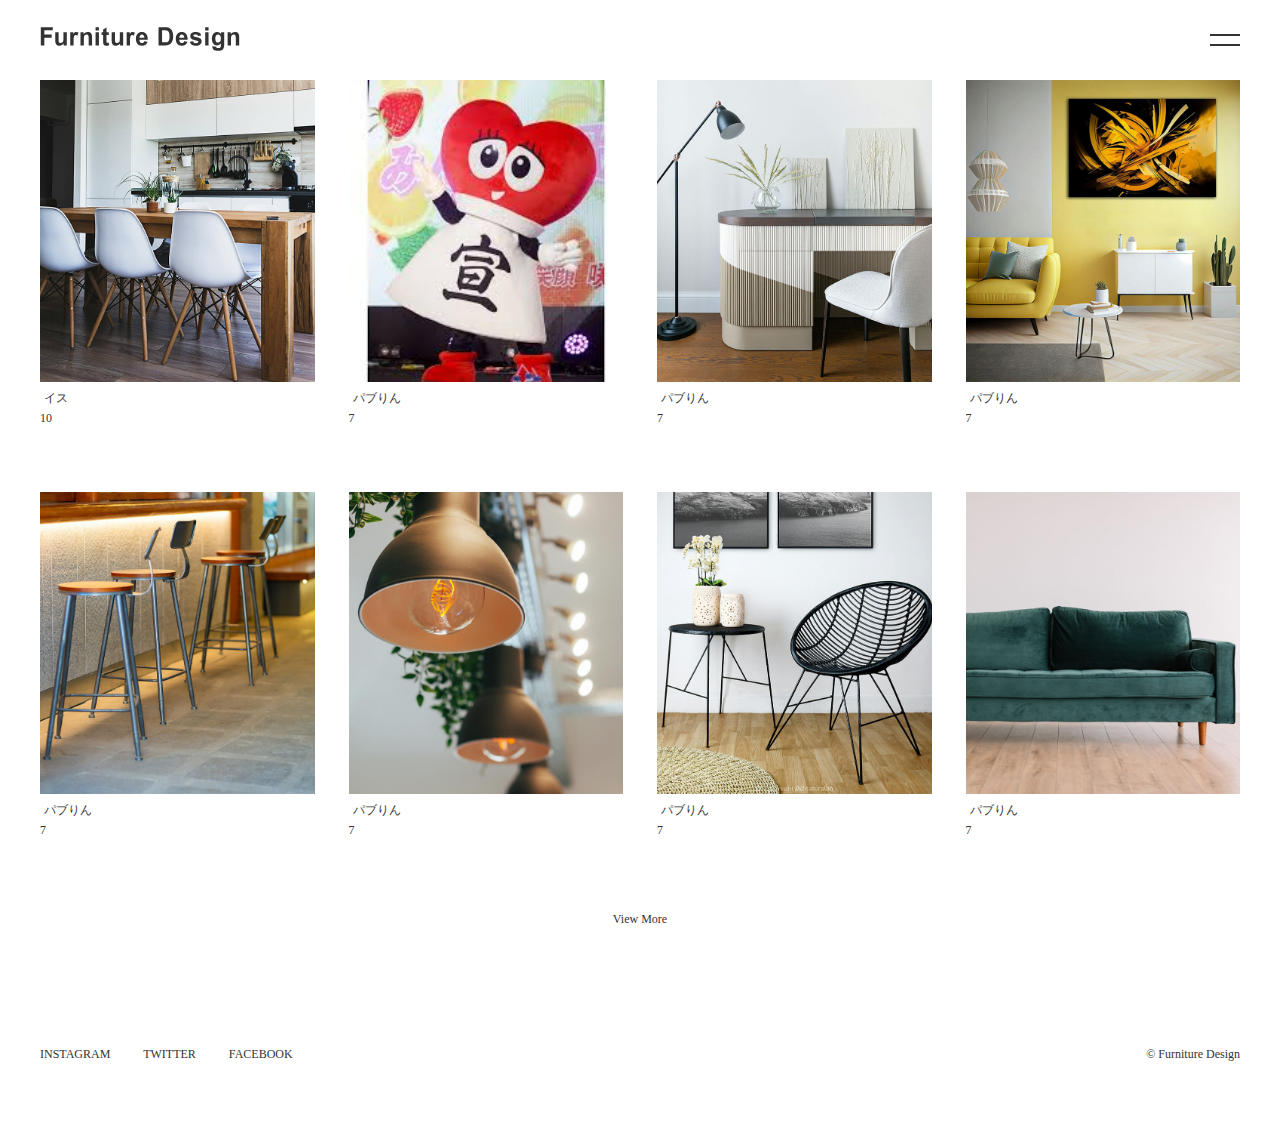
<file: index.html>
<!DOCTYPE html>
<html lang="en">
<head>
    <meta charset="UTF-8">
    <meta name="viewport" content="width=device-width, initial-scale=1.0">
    <link rel="stylesheet" type="text/css" href="./index.css">
    <link rel="stylesheet" type="text/css" href="./responsive.css">
    <link rel="icon" href="./img/favicon.ico">
    <title>Furniture Design</title>
</head>
<body>
    <header>
        <h1><a href="index.html"><img src="./img//logo.svg" alt="Furniture Design"></a></h1>

        <div class="hamburger">
            <span></span>
            <span></span>
        </div>
    </header>

    

    <!-- 写真一覧 -->
   
    <div id="image-container"></div>

    <div class="more-wrapper">
        <a href="./products.html" class="more">View More</a>
    </div>  
   
  
    <!-- <div id="image-container">
        <div class="image-wrapper">
            <img class="image" src="" alt="">
        </div>
    </div> -->

    <footer>
        <div>
            <a href="">INSTAGRAM</a>
            <a href="">TWITTER</a>
            <a href="">FACEBOOK</a>
        </div>
        <p class="copyright">
            © Furniture Design
        </p>
    </footer>

    <script src="script.js"></script>
</body>
</html>
</file>
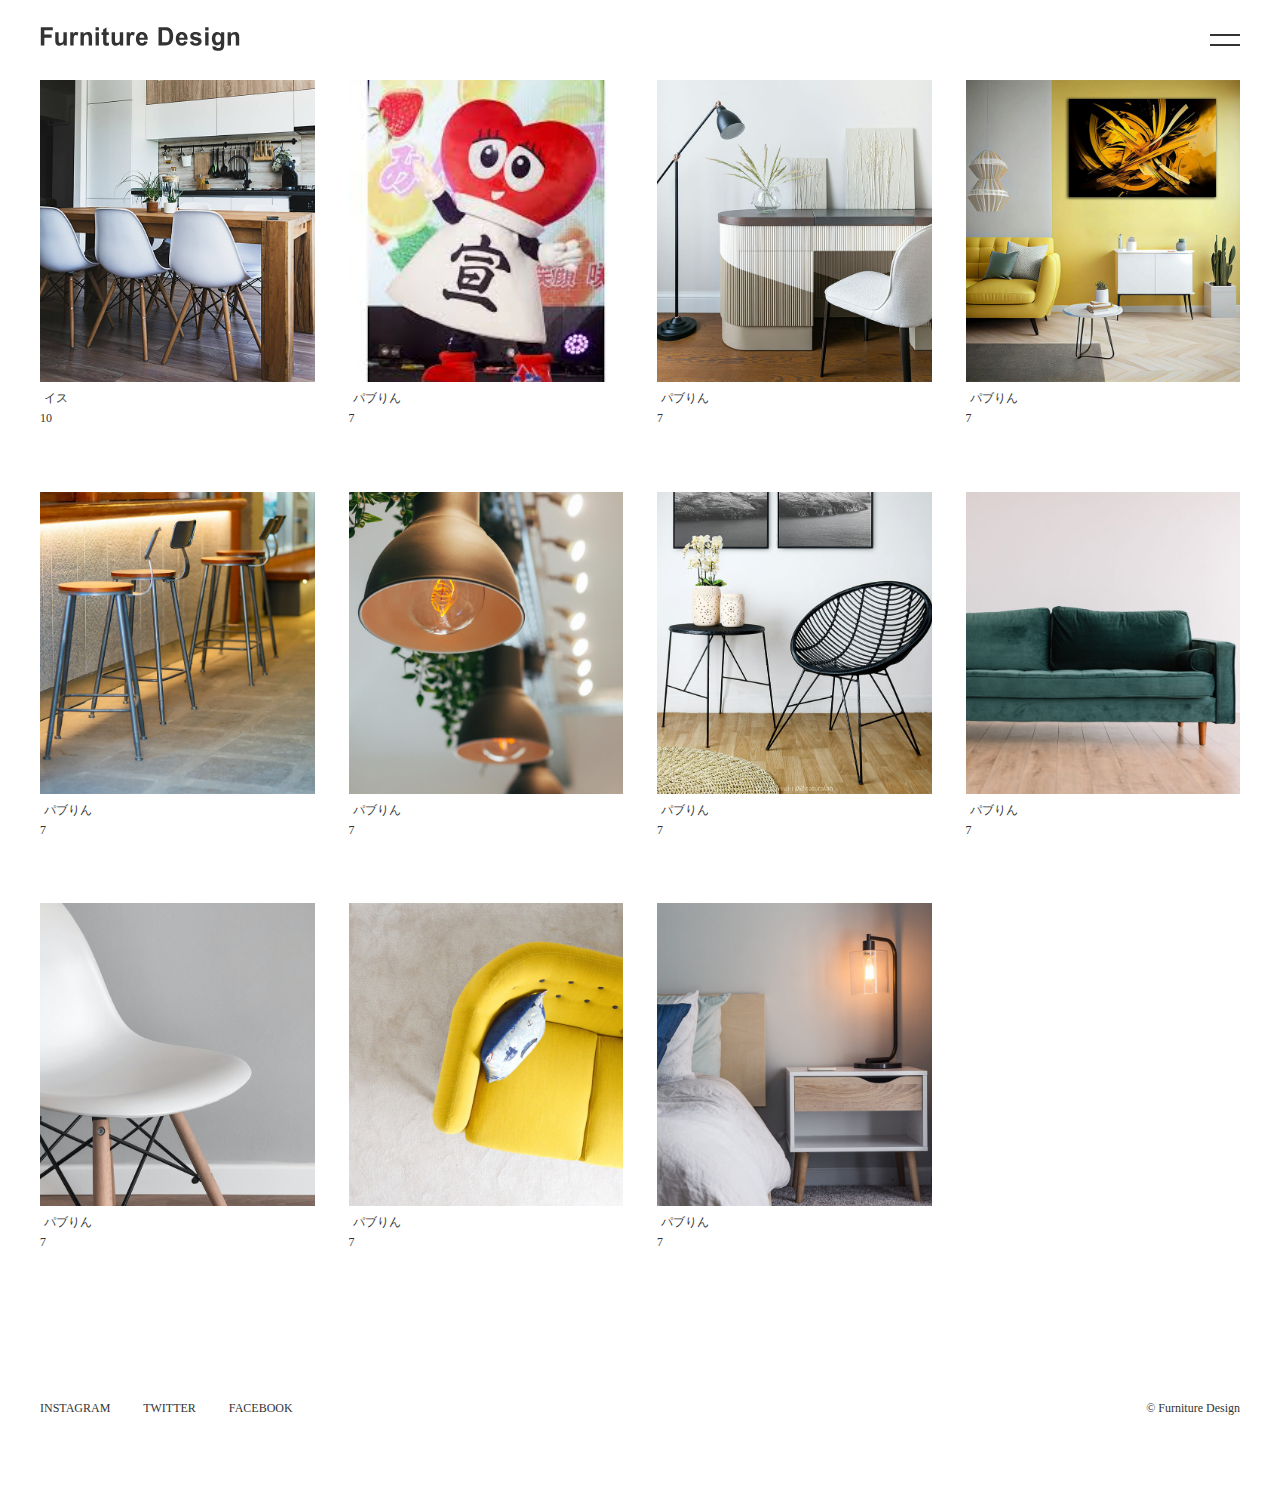
<file: products.html>
<!DOCTYPE html>
<html lang="en">
<head>
    <meta charset="UTF-8">
    <meta name="viewport" content="width=device-width, initial-scale=1.0">
    <link rel="stylesheet" type="text/css" href="./index.css">
    <link rel="stylesheet" type="text/css" href="./responsive.css">
    <title>Document</title>
</head>
<body>
    <header>
        <h1><a href="index.html"><img src="./img//logo.svg" alt="Furniture Design"></a></h1>
        <div class="hamburger">
            <span></span>
            <span></span>
        </div>
    </header>

    <!-- 写真一覧 -->
    <div id="image-container"></div>


    <footer>
        <div>
            <a href="">INSTAGRAM</a>
            <a href="">TWITTER</a>
            <a href="">FACEBOOK</a>
        </div>
        <p class="copyright">
            © Furniture Design
        </p>
    </footer>


    <script src="script.js"></script>
</body>
</html>
</file>
<file: index.css>
body{
    margin: 0;
    font-size: 100%;
    max-width: 1380px;
}

div,p{
    margin: 0;
}

a{
    text-decoration: none;
    color: #333;
    font-size: 0.75rem;
}

body {
    color: #333;
}

header {
    height: 80px;  
    margin: 0 auto;
    padding: 0 40px;
    max-width: 1280px;
    display: flex;
    align-items: center;
    z-index: 100;
    position: sticky;
    top: 0;
    background-color: white;
}

header img{
    width: 200px;
}

header h1:hover {
    opacity: 0.8;
}

.hamburger {
    width: 30px;
    height: 24px;
    display: flex;
    flex-direction: column;
    justify-content: center;
    margin-left: auto;
    position: relative;
}

.hamburger span {
    display: block;
    width: 100%;
    height: 2px;
    background-color: #333;
    position: absolute;
    left: 0;
    transition: transform 0.3s ease;
    transform-origin: center;
}

.hamburger span:nth-child(1) {
    top: 6px;
}

.hamburger span:nth-child(2) {
    top: 16px;
}

.hamburger.active span:nth-child(1) {
    transform: rotate(45deg);
    top: 11px;
}

.hamburger.active span:nth-child(2) {
    transform: rotate(-45deg);
    top: 11px;
}


#image-container{
    padding: 0 40px;
    max-width: 1280px;
    display: grid;
    grid-template-columns: repeat(4,1fr);
    grid-auto-rows: 1fr;
    gap: 34px;
}


.image-wrapper{
    width: 100%;
}

.link:hover{
    opacity: 0.8;
}


.image{
    width: 100%;
    height: 80%;
    object-fit: cover;
}

.item-name{
    margin: 4px;
    font-size: 0.75rem;
}

.item-number{
    font-size: 0.75rem;
}


.more-wrapper{
    margin-top: 40px;
    padding: 0 40px;
    max-width: 1280px;
    text-align: center;
}

footer{
    padding: 0 40px;
    max-width: 1280px;
    margin-top: 120px;
    margin-bottom: 80px;
    font-size: 0.75rem;
    display: flex;
}

footer a{
    margin-right: 30px;
}

.copyright{
    margin-left: auto;
}
</file>
<file: responsive.css>
@media all and (max-width:900px){

    #image-container{
        grid-template-columns: repeat(2,1fr);
        grid-auto-rows: 1fr;
        gap: 40px 20px;
    }

    footer{
        display: block;
    }
    
    footer a{
        margin-right: 20px;
    }

    footer div{
        display: inline;
        width: 100%;
    }
}
</file>
